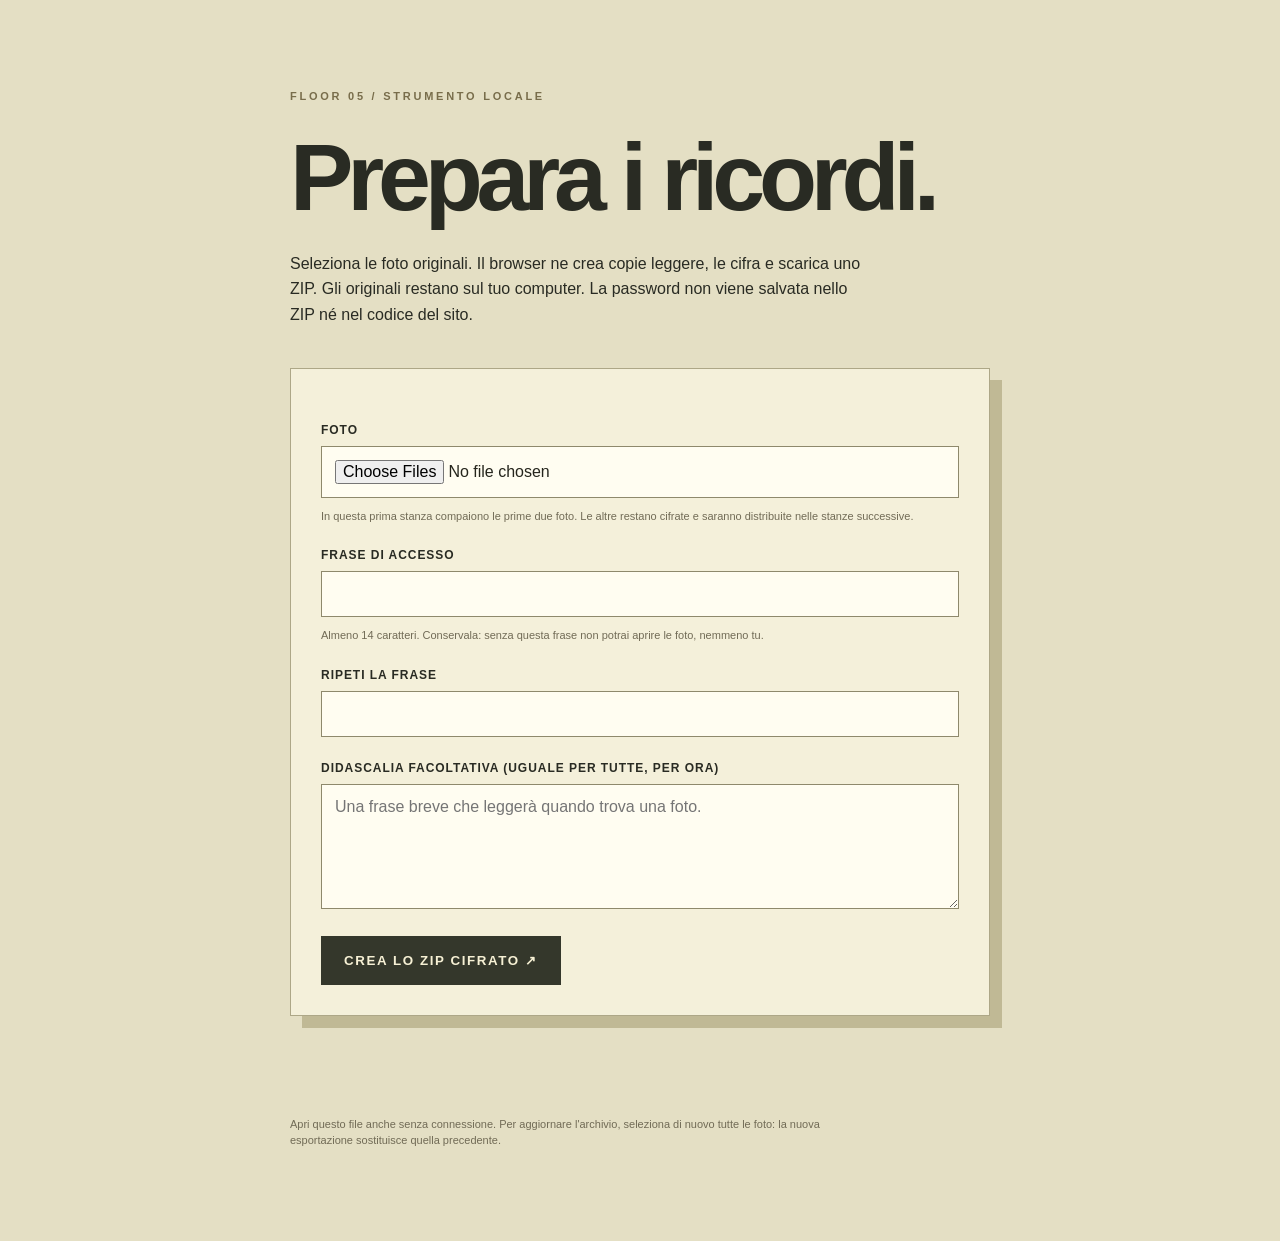
<file: studio.html>
<!doctype html>
<html lang="it">
<head>
  <meta charset="utf-8"><meta name="viewport" content="width=device-width, initial-scale=1">
  <title>FLOOR 05 — prepara le foto</title>
  <style>
    :root{font-family:Arial,Helvetica,sans-serif;background:#e4dfc4;color:#292b23}*{box-sizing:border-box}body{margin:0;min-height:100vh;padding:clamp(24px,6vw,80px)}main{max-width:700px;margin:auto}.eyebrow{font-size:11px;letter-spacing:.25em;font-weight:700;color:#786d4b}h1{font-size:clamp(44px,8vw,95px);line-height:.9;letter-spacing:-.065em;margin:30px 0}p{line-height:1.6;max-width:580px}form{margin-top:40px;padding:30px;background:#f4f0da;border:1px solid #ada787;box-shadow:12px 12px 0 #c0b995}label{display:block;font-size:12px;font-weight:700;letter-spacing:.08em;margin:24px 0 9px}input,textarea{display:block;width:100%;font:inherit;padding:13px;border:1px solid #8e896c;border-radius:0;background:#fffdf1;color:#25251c}textarea{min-height:125px;resize:vertical}button{background:#34372b;color:#f6f0d4;border:0;padding:17px 23px;margin-top:27px;font-weight:700;letter-spacing:.12em;cursor:pointer}button:disabled{opacity:.5;cursor:wait}small{display:block;font-size:11px;line-height:1.5;margin-top:10px;color:#716b56}#status{min-height:50px;margin:25px 0;font-weight:700}code{background:#d5d0af;padding:2px 5px}
  </style>
</head>
<body>
  <main>
    <p class="eyebrow">FLOOR 05 / STRUMENTO LOCALE</p>
    <h1>Prepara i ricordi.</h1>
    <p>Seleziona le foto originali. Il browser ne crea copie leggere, le cifra e scarica uno ZIP. Gli originali restano sul tuo computer. La password non viene salvata nello ZIP né nel codice del sito.</p>
    <form id="form">
      <label for="photos">FOTO</label>
      <input id="photos" type="file" accept="image/*" multiple required>
      <small>In questa prima stanza compaiono le prime due foto. Le altre restano cifrate e saranno distribuite nelle stanze successive.</small>
      <label for="password">FRASE DI ACCESSO</label>
      <input id="password" type="password" minlength="14" required autocomplete="new-password">
      <small>Almeno 14 caratteri. Conservala: senza questa frase non potrai aprire le foto, nemmeno tu.</small>
      <label for="repeat">RIPETI LA FRASE</label>
      <input id="repeat" type="password" minlength="14" required autocomplete="new-password">
      <label for="caption">DIDASCALIA FACOLTATIVA (UGUALE PER TUTTE, PER ORA)</label>
      <textarea id="caption" placeholder="Una frase breve che leggerà quando trova una foto."></textarea>
      <button id="generate" type="submit">CREA LO ZIP CIFRATO ↗</button>
    </form>
    <p id="status" role="status"></p>
    <p><small>Apri questo file anche senza connessione. Per aggiornare l'archivio, seleziona di nuovo tutte le foto: la nuova esportazione sostituisce quella precedente.</small></p>
  </main>
  <script src="studio.js"></script>
</body>
</html>
</file>
